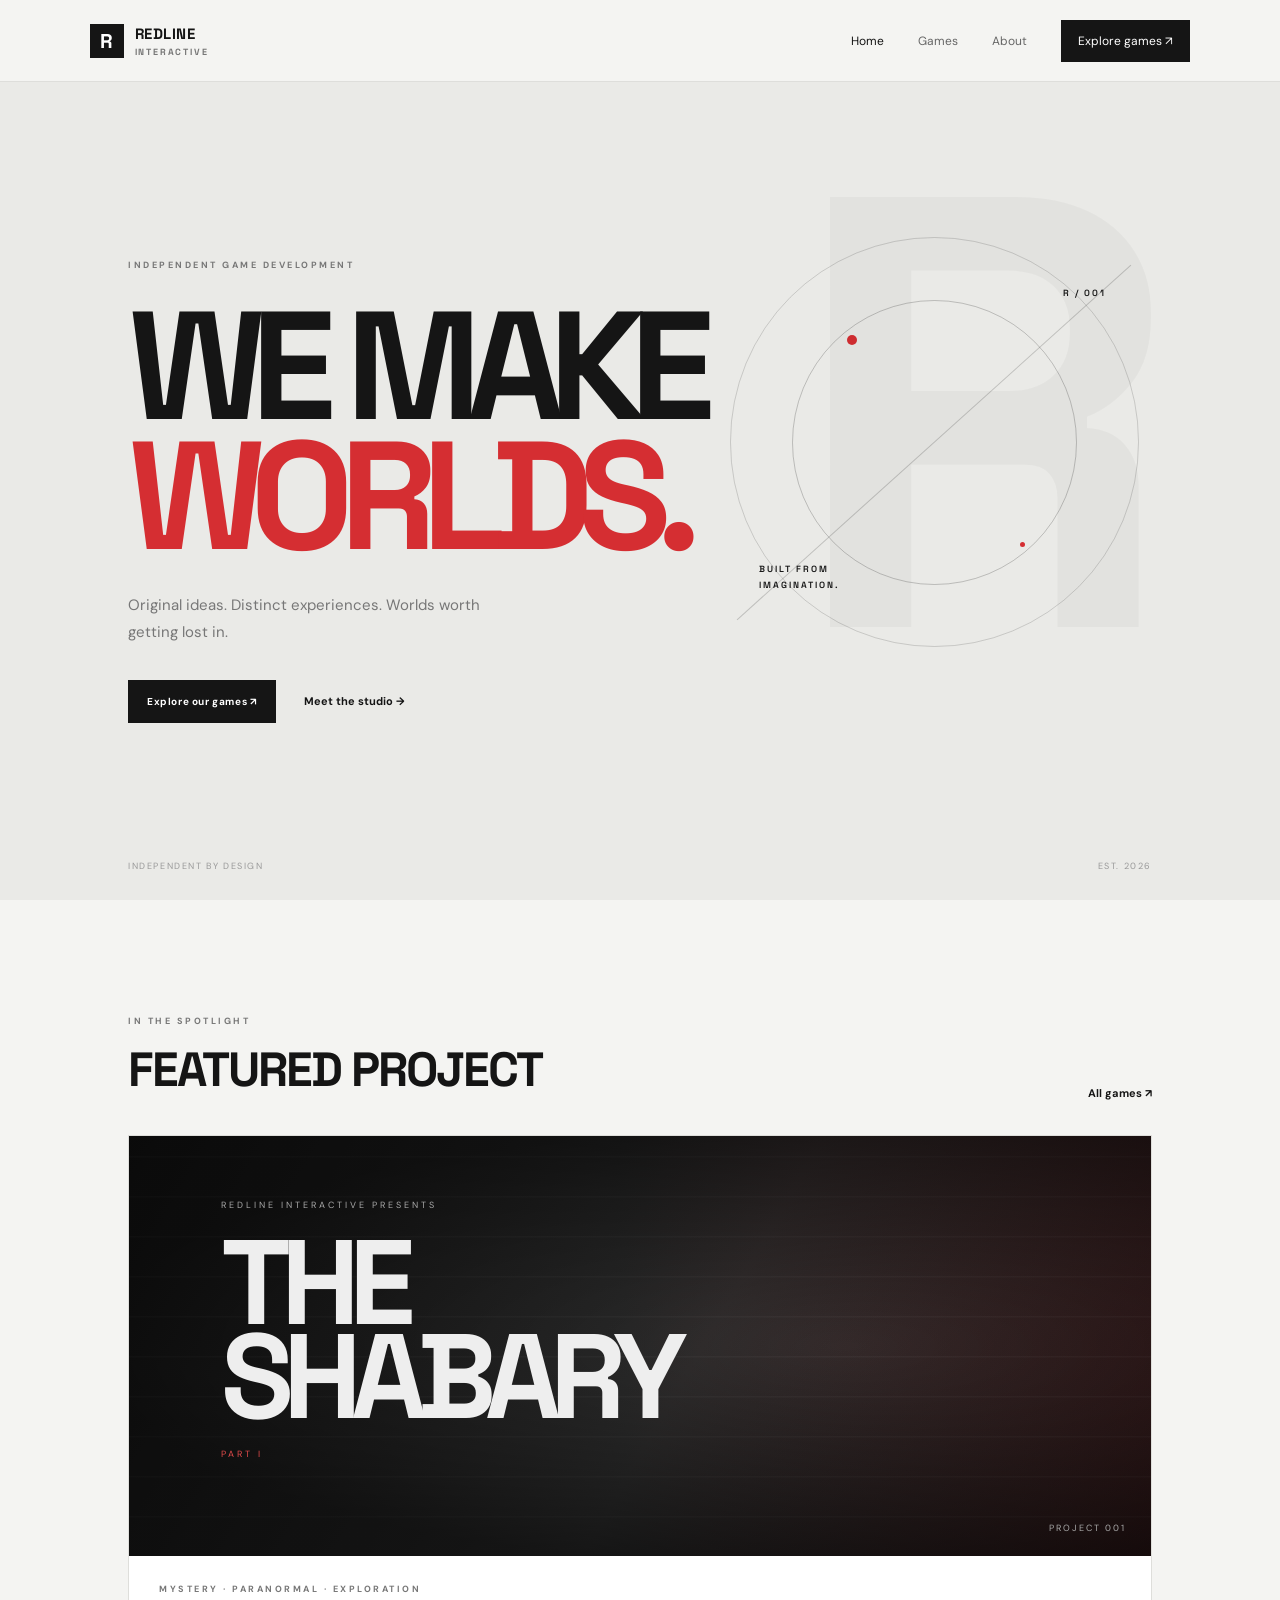
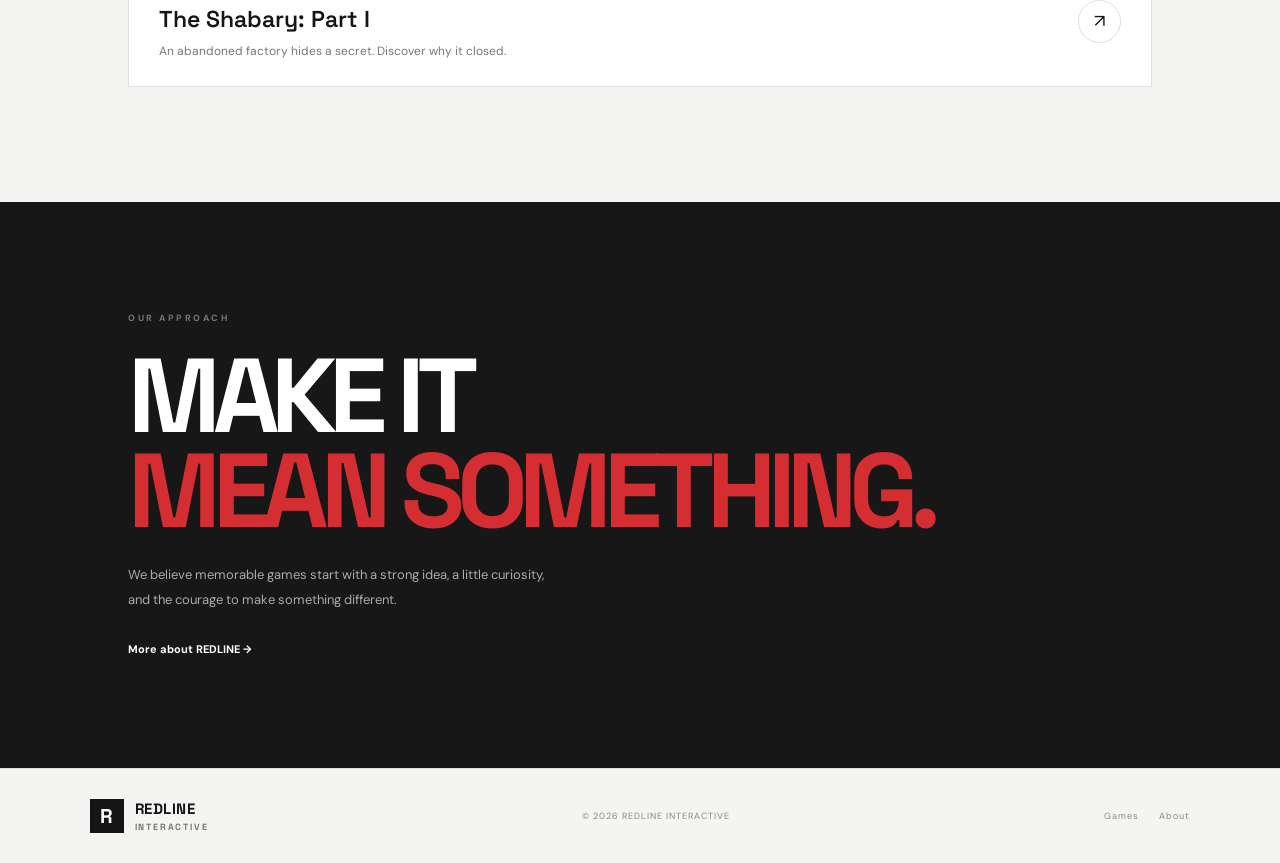
<file: index.html>
<!DOCTYPE html>
<html lang="en">
<head>
    <meta charset="UTF-8">
    <meta name="viewport" content="width=device-width, initial-scale=1.0">
    <title>REDLINE Interactive</title>

    <link rel="preconnect" href="https://fonts.googleapis.com">
    <link href="https://fonts.googleapis.com/css2?family=DM+Sans:wght@400;500;600;700&family=Space+Grotesk:wght@400;500;600;700&display=swap" rel="stylesheet">

    <link rel="stylesheet" href="css/style.css">
    <script src="js/main.js" defer></script>
</head>
<body>

<header class="site-header">
    <a class="brand" href="index.html">
        <span class="brand-mark">R</span>
        <span>REDLINE <b>INTERACTIVE</b></span>
    </a>

    <button class="menu-toggle" aria-label="Open navigation">☰</button>

    <nav class="nav">
        <a class="active" href="index.html">Home</a>
        <a href="games.html">Games</a>
        <a href="about.html">About</a>
        <a class="nav-cta" href="games.html">Explore games ↗</a>
    </nav>
</header>

<main>

    <section class="hero" id="home">
        <div class="hero-copy">
            <p class="eyebrow">INDEPENDENT GAME DEVELOPMENT</p>

            <h1>
                WE MAKE<br>
                <span>WORLDS.</span>
            </h1>

            <p class="hero-description">
                Original ideas. Distinct experiences.
                Worlds worth getting lost in.
            </p>

            <div class="actions">
                <a class="button button-dark" href="games.html">
                    Explore our games ↗
                </a>

                <a class="text-link" href="about.html">
                    Meet the studio →
                </a>
            </div>
        </div>

        <div class="hero-art">
            <div class="art-ring"></div>
            <div class="art-line"></div>
            <span class="art-index">R / 001</span>
            <span class="art-caption">BUILT FROM<br>IMAGINATION.</span>
        </div>

        <div class="hero-foot">
            <span>INDEPENDENT BY DESIGN</span>
            <span>EST. 2026</span>
        </div>
    </section>

    <section class="section featured">
        <div class="section-top">
            <div>
                <p class="eyebrow">IN THE SPOTLIGHT</p>
                <h2>FEATURED PROJECT</h2>
            </div>

            <a class="text-link" href="games.html">All games ↗</a>
        </div>

        <a class="feature-card" href="the-shabary.html">

            <div class="feature-visual">
                <div class="feature-overlay"></div>

                <div class="feature-title">
                    <span>REDLINE INTERACTIVE PRESENTS</span>
                    <strong>THE<br>SHABARY</strong>
                    <small>PART I</small>
                </div>

                <span class="feature-number">PROJECT 001</span>
            </div>

            <div class="feature-meta">
                <div>
                    <p class="eyebrow">MYSTERY · PARANORMAL · EXPLORATION</p>
                    <h3>The Shabary: Part I</h3>
                    <p>An abandoned factory hides a secret. Discover why it closed.</p>
                </div>

                <span class="round-arrow">↗</span>
            </div>

        </a>
    </section>

    <section class="statement">
        <p class="eyebrow">OUR APPROACH</p>

        <h2>
            MAKE IT<br>
            <span>MEAN SOMETHING.</span>
        </h2>

        <p>
            We believe memorable games start with a strong idea,
            a little curiosity, and the courage to make something different.
        </p>

        <a class="text-link" href="about.html">
            More about REDLINE →
        </a>
    </section>

</main>

<footer class="footer">
    <a class="brand" href="index.html">
        <span class="brand-mark">R</span>
        <span>REDLINE <b>INTERACTIVE</b></span>
    </a>

    <span>© 2026 REDLINE INTERACTIVE</span>

    <div>
        <a href="games.html">Games</a>
        <a href="about.html">About</a>
    </div>
</footer>

</body>
</html>
</file>
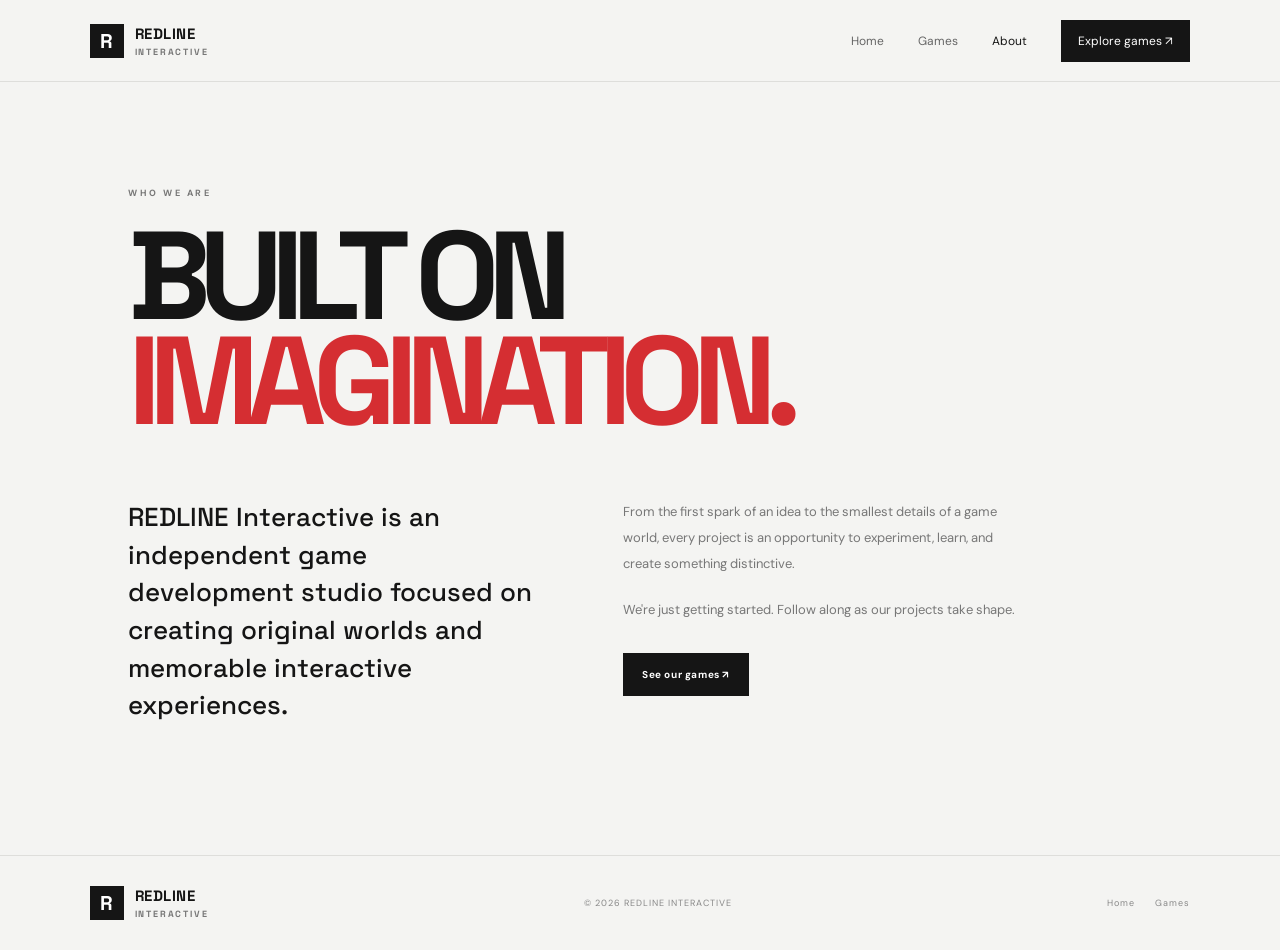
<file: about.html>
<!DOCTYPE html>
<html lang="en">
<head>
    <meta charset="UTF-8">
    <meta name="viewport" content="width=device-width, initial-scale=1.0">
    <title>About — REDLINE Interactive</title>

    <link href="https://fonts.googleapis.com/css2?family=DM+Sans:wght@400;500;600;700&family=Space+Grotesk:wght@400;500;600;700&display=swap" rel="stylesheet">

    <link rel="stylesheet" href="css/style.css">
    <script src="js/main.js" defer></script>
</head>

<body>

<header class="site-header">
    <a class="brand" href="index.html">
        <span class="brand-mark">R</span>
        <span>REDLINE <b>INTERACTIVE</b></span>
    </a>

    <button class="menu-toggle" aria-label="Open navigation">☰</button>

    <nav class="nav">
        <a href="index.html">Home</a>
        <a href="games.html">Games</a>
        <a class="active" href="about.html">About</a>
        <a class="nav-cta" href="games.html">Explore games ↗</a>
    </nav>
</header>

<main class="page-main about-main">

    <p class="eyebrow">WHO WE ARE</p>

    <h1 class="page-title">
        BUILT ON<br>
        <span>IMAGINATION.</span>
    </h1>

    <div class="about-columns">

        <p class="about-lead">
            REDLINE Interactive is an independent game development
            studio focused on creating original worlds and memorable
            interactive experiences.
        </p>

        <div>
            <p>
                From the first spark of an idea to the smallest details
                of a game world, every project is an opportunity to
                experiment, learn, and create something distinctive.
            </p>

            <p>
                We're just getting started.
                Follow along as our projects take shape.
            </p>

            <a class="button button-dark" href="games.html">
                See our games ↗
            </a>
        </div>

    </div>

</main>

<footer class="footer">
    <a class="brand" href="index.html">
        <span class="brand-mark">R</span>
        <span>REDLINE <b>INTERACTIVE</b></span>
    </a>

    <span>© 2026 REDLINE INTERACTIVE</span>

    <div>
        <a href="index.html">Home</a>
        <a href="games.html">Games</a>
    </div>
</footer>

</body>
</html>
</file>
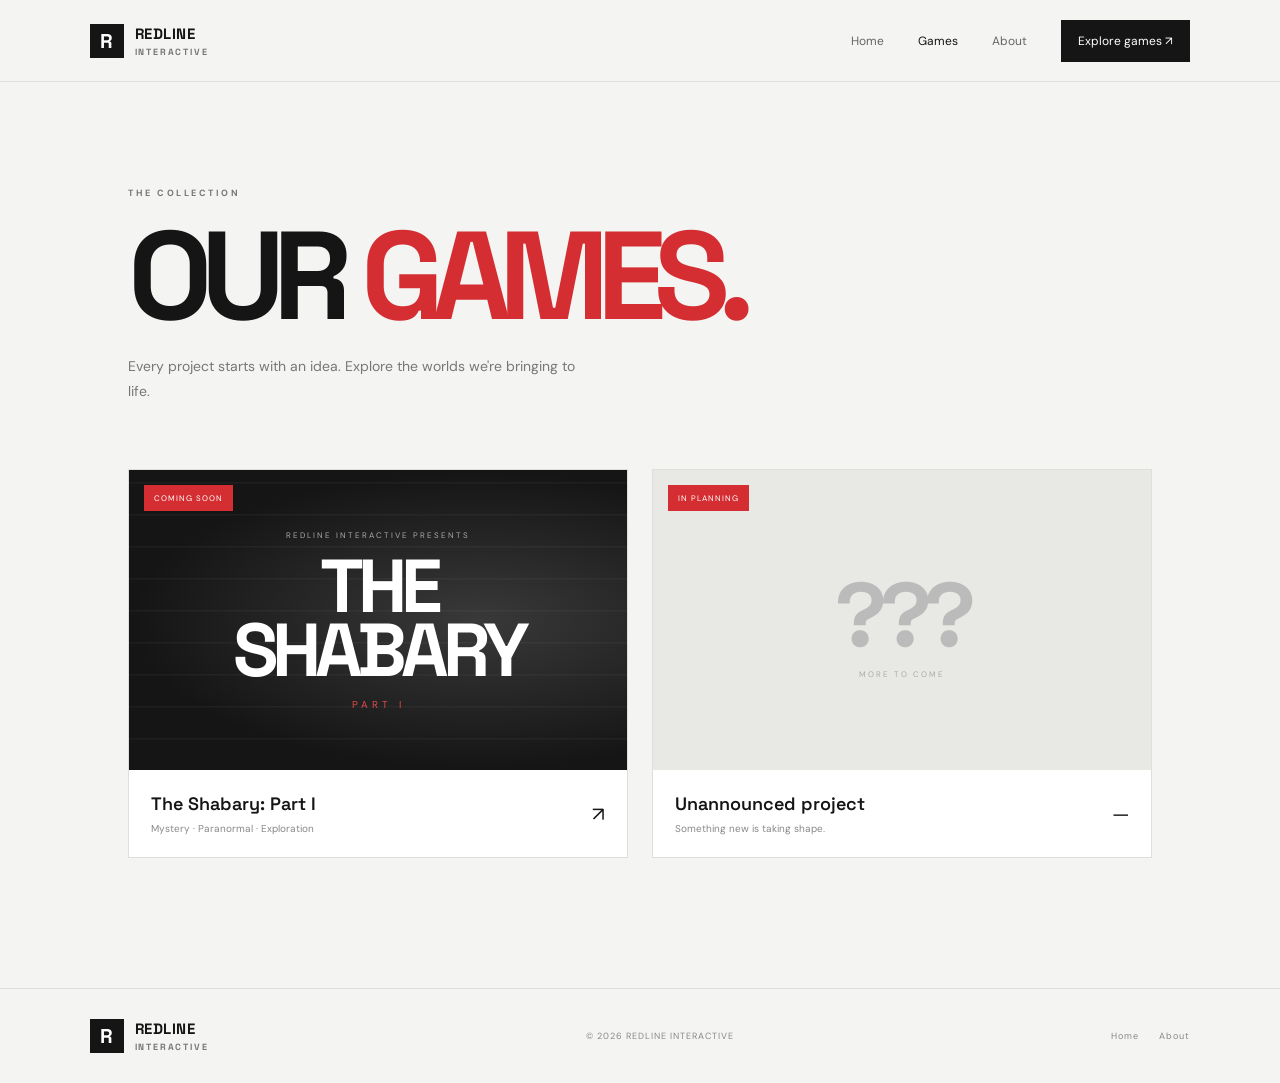
<file: games.html>
<!DOCTYPE html>
<html lang="en">
<head>
    <meta charset="UTF-8">
    <meta name="viewport" content="width=device-width, initial-scale=1.0">
    <title>Games — REDLINE Interactive</title>

    <link href="https://fonts.googleapis.com/css2?family=DM+Sans:wght@400;500;600;700&family=Space+Grotesk:wght@400;500;600;700&display=swap" rel="stylesheet">

    <link rel="stylesheet" href="css/style.css">
    <script src="js/main.js" defer></script>
</head>

<body>

<header class="site-header">
    <a class="brand" href="index.html">
        <span class="brand-mark">R</span>
        <span>REDLINE <b>INTERACTIVE</b></span>
    </a>

    <button class="menu-toggle" aria-label="Open navigation">☰</button>

    <nav class="nav">
        <a href="index.html">Home</a>
        <a class="active" href="games.html">Games</a>
        <a href="about.html">About</a>
        <a class="nav-cta" href="games.html">Explore games ↗</a>
    </nav>
</header>

<main class="page-main">

    <p class="eyebrow">THE COLLECTION</p>

    <h1 class="page-title">
        OUR <span>GAMES.</span>
    </h1>

    <p class="page-intro">
        Every project starts with an idea.
        Explore the worlds we're bringing to life.
    </p>

    <div class="game-grid">

        <a class="game-tile" href="the-shabary.html">

            <div class="tile-art shabary-art">

                <span class="tile-tag">COMING SOON</span>

                <div>
                    <small>REDLINE INTERACTIVE PRESENTS</small>
                    <strong>THE<br>SHABARY</strong>
                    <em>PART I</em>
                </div>

            </div>

            <div class="tile-details">
                <div>
                    <h2>The Shabary: Part I</h2>
                    <p>Mystery · Paranormal · Exploration</p>
                </div>

                <span>↗</span>
            </div>

        </a>

        <div class="game-tile upcoming">

            <div class="tile-art upcoming-art">

                <span class="tile-tag">IN PLANNING</span>

                <div>
                    <strong>???</strong>
                    <small>MORE TO COME</small>
                </div>

            </div>

            <div class="tile-details">
                <div>
                    <h2>Unannounced project</h2>
                    <p>Something new is taking shape.</p>
                </div>

                <span>—</span>
            </div>

        </div>

    </div>

</main>

<footer class="footer">
    <a class="brand" href="index.html">
        <span class="brand-mark">R</span>
        <span>REDLINE <b>INTERACTIVE</b></span>
    </a>

    <span>© 2026 REDLINE INTERACTIVE</span>

    <div>
        <a href="index.html">Home</a>
        <a href="about.html">About</a>
    </div>
</footer>

</body>
</html>
</file>
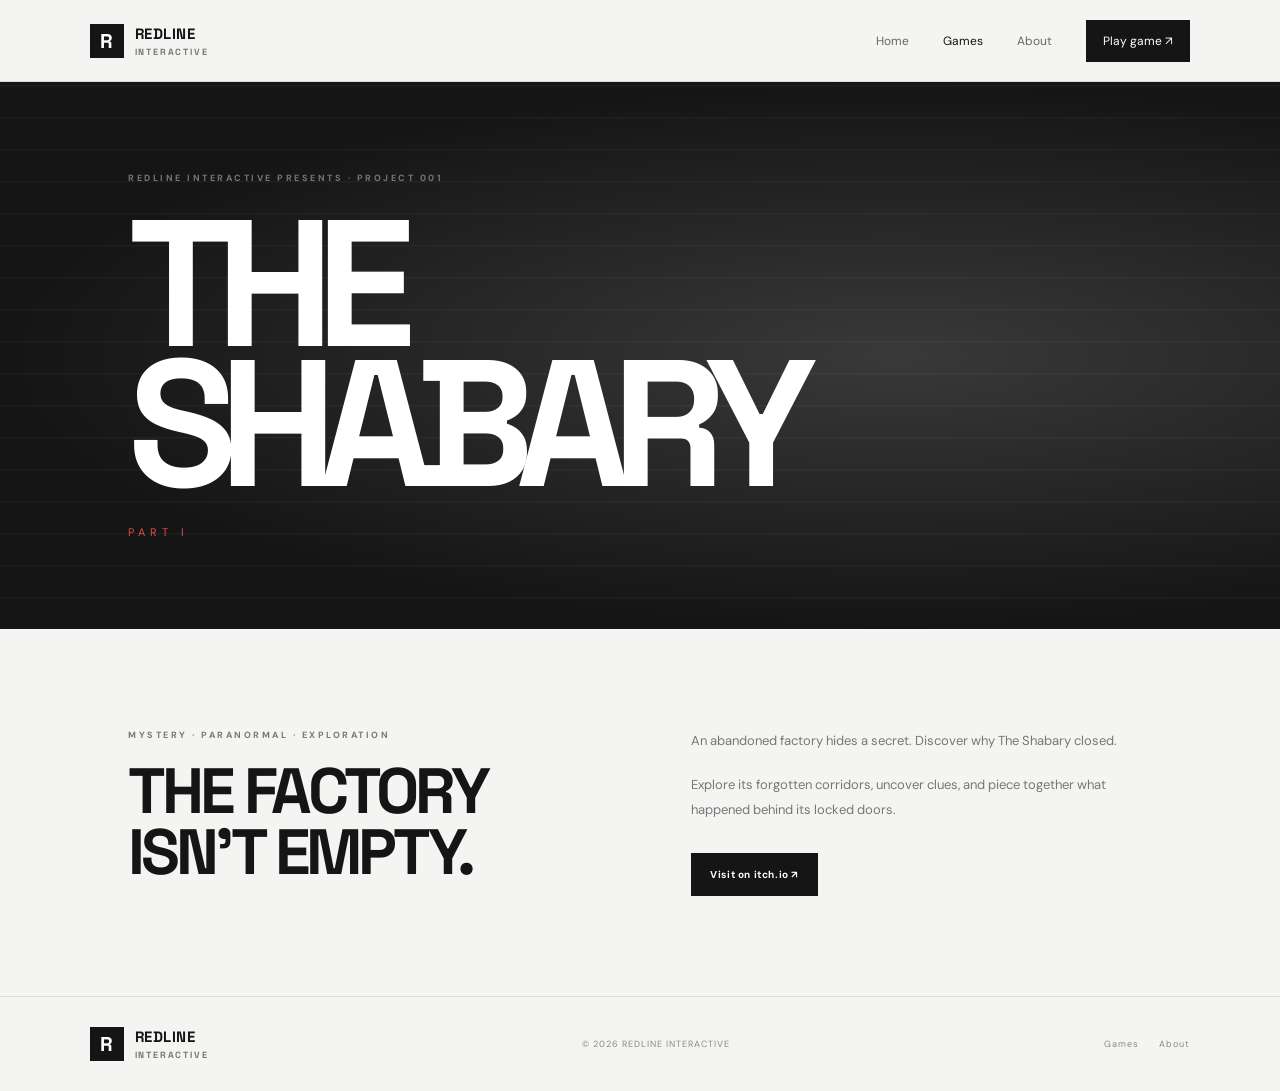
<file: the-shabary.html>
<!DOCTYPE html>
<html lang="en">
<head>
    <meta charset="UTF-8">
    <meta name="viewport" content="width=device-width, initial-scale=1.0">

    <title>The Shabary: Part I — REDLINE Interactive</title>

    <link href="https://fonts.googleapis.com/css2?family=DM+Sans:wght@400;500;600;700&family=Space+Grotesk:wght@400;500;600;700&display=swap" rel="stylesheet">

    <link rel="stylesheet" href="css/style.css">
    <script src="js/main.js" defer></script>
</head>

<body>

<header class="site-header">
    <a class="brand" href="index.html">
        <span class="brand-mark">R</span>
        <span>REDLINE <b>INTERACTIVE</b></span>
    </a>

    <button class="menu-toggle" aria-label="Open navigation">☰</button>

    <nav class="nav">
        <a href="index.html">Home</a>
        <a class="active" href="games.html">Games</a>
        <a href="about.html">About</a>

        <a class="nav-cta"
           href="https://ginodeveveloper.itch.io/the-shabary-part-1"
           target="_blank"
           rel="noopener">
            Play game ↗
        </a>
    </nav>
</header>

<main>

    <section class="game-detail-hero shabary-art">

        <p class="eyebrow">
            REDLINE INTERACTIVE PRESENTS · PROJECT 001
        </p>

        <h1>
            THE<br>
            SHABARY
        </h1>

        <p class="part-label">PART I</p>

    </section>

    <section class="detail-content">

        <div>
            <p class="eyebrow">MYSTERY · PARANORMAL · EXPLORATION</p>

            <h2>
                THE FACTORY<br>
                ISN'T EMPTY.
            </h2>
        </div>

        <div>
            <p>
                An abandoned factory hides a secret.
                Discover why The Shabary closed.
            </p>

            <p>
                Explore its forgotten corridors, uncover clues,
                and piece together what happened behind its locked doors.
            </p>

            <a class="button button-dark"
               href="https://ginodeveveloper.itch.io/the-shabary-part-1"
               target="_blank"
               rel="noopener">
                Visit on itch.io ↗
            </a>
        </div>

    </section>

</main>

<footer class="footer">
    <a class="brand" href="index.html">
        <span class="brand-mark">R</span>
        <span>REDLINE <b>INTERACTIVE</b></span>
    </a>

    <span>© 2026 REDLINE INTERACTIVE</span>

    <div>
        <a href="games.html">Games</a>
        <a href="about.html">About</a>
    </div>
</footer>

</body>
</html>
</file>
<file: css/style.css>
:root {
    --bg: #f4f4f2;
    --ink: #151515;
    --muted: #777;
    --line: #dededb;
    --red: #d52e32;
    --white: #fff;

    --font: 'DM Sans', sans-serif;
    --display: 'Space Grotesk', sans-serif;
}

/* RESET */

* {
    box-sizing: border-box;
    margin: 0;
    padding: 0;
}

html {
    scroll-behavior: smooth;
}

body {
    background: var(--bg);
    color: var(--ink);
    font-family: var(--font);
    -webkit-font-smoothing: antialiased;
}

a {
    color: inherit;
    text-decoration: none;
}

/* NAVIGATION */

.site-header {
    height: 82px;
    padding: 0 7%;
    display: flex;
    align-items: center;
    justify-content: space-between;
    border-bottom: 1px solid var(--line);
    background: rgba(244,244,242,.94);
    position: sticky;
    top: 0;
    z-index: 20;
    backdrop-filter: blur(12px);
}

.brand {
    display: flex;
    align-items: center;
    gap: 11px;
    font-family: var(--display);
    font-size: 15px;
    font-weight: 700;
    letter-spacing: .5px;
}

.brand b {
    font-size: 9px;
    letter-spacing: 1.8px;
    display: block;
    color: #777;
    margin-top: 3px;
}

.brand-mark {
    width: 34px;
    height: 34px;
    background: var(--ink);
    color: white;
    display: grid;
    place-items: center;
    font-family: var(--display);
    font-size: 20px;
    font-weight: 700;
}

.nav {
    display: flex;
    align-items: center;
    gap: 34px;
}

.nav > a {
    font-size: 12px;
    color: #666;
    transition: .2s;
}

.nav > a:hover,
.nav > a.active {
    color: var(--ink);
}

.nav .nav-cta {
    color: white;
    background: var(--ink);
    padding: 13px 17px;
}

.nav-cta:hover {
    background: var(--red);
}

.menu-toggle {
    display: none;
    border: 0;
    background: none;
    font-size: 22px;
}

/* BUTTONS */

.button {
    display: inline-flex;
    align-items: center;
    padding: 15px 19px;
    font-size: 10px;
    font-weight: 700;
    letter-spacing: .6px;
}

.button-dark {
    background: var(--ink);
    color: white;
    transition: .2s;
}

.button-dark:hover {
    background: var(--red);
    transform: translateY(-2px);
}

.text-link {
    font-size: 11px;
    font-weight: 700;
}

.text-link span {
    margin-left: 10px;
    color: var(--red);
}

/* HERO */

.hero {
    min-height: 690px;
    height: calc(100vh - 82px);
    max-height: 900px;
    padding: 9% 10%;
    position: relative;
    display: flex;
    align-items: center;
    overflow: hidden;
    background: #eaeae7;
}

.hero:after {
    content: 'R';
    position: absolute;
    right: 8%;
    top: 3%;
    font: 700 clamp(300px,48vw,690px)/1 var(--display);
    color: rgba(0,0,0,.035);
    pointer-events: none;
}

.hero-copy {
    position: relative;
    z-index: 2;
}

.eyebrow {
    font-size: 9px;
    letter-spacing: 2.5px;
    font-weight: 700;
    color: #777;
}

.eyebrow i {
    display: inline-block;
    width: 7px;
    height: 7px;
    background: var(--red);
    border-radius: 50%;
    margin-right: 8px;
}

.hero h1,
.page-title {
    font: 700 clamp(76px,12vw,155px)/.84 var(--display);
    letter-spacing: -.095em;
    margin: 31px 0;
}

.hero h1 span,
.page-title span,
.statement h2 span {
    color: var(--red);
}

.hero-description {
    font-size: 15px;
    color: #777;
    max-width: 390px;
    line-height: 1.8;
}

.actions {
    display: flex;
    align-items: center;
    gap: 28px;
    margin-top: 34px;
}

.hero-foot {
    position: absolute;
    bottom: 28px;
    left: 10%;
    right: 10%;
    display: flex;
    justify-content: space-between;
    color: #999;
    font-size: 9px;
    letter-spacing: 1.6px;
}

/* HERO GRAPHICS */

.hero-art {
    position: absolute;
    right: 11%;
    top: 19%;
    width: 32vw;
    height: 32vw;
    max-width: 450px;
    max-height: 450px;
    border: 1px solid rgba(20,20,20,.16);
    border-radius: 50%;
    display: grid;
    place-items: center;
}

.art-ring {
    width: 70%;
    height: 70%;
    border: 1px solid rgba(20,20,20,.22);
    border-radius: 50%;
    position: relative;
}

.art-ring:before,
.art-ring:after {
    content: '';
    position: absolute;
    background: var(--red);
    width: 10px;
    height: 10px;
    border-radius: 50%;
    top: 12%;
    left: 19%;
}

.art-ring:after {
    top: auto;
    left: auto;
    bottom: 13%;
    right: 18%;
    width: 5px;
    height: 5px;
}

.art-line {
    position: absolute;
    width: 130%;
    height: 1px;
    background: rgba(20,20,20,.2);
    transform: rotate(-42deg);
}

.art-index,
.art-caption {
    position: absolute;
    font: 600 9px var(--display);
    letter-spacing: 2px;
}

.art-index {
    top: 12%;
    right: 8%;
}

.art-caption {
    bottom: 13%;
    left: 7%;
    line-height: 1.7;
}

/* FEATURED PROJECT */

.section {
    padding: 115px 10%;
}

.section-top {
    display: flex;
    justify-content: space-between;
    align-items: end;
    margin-bottom: 35px;
}

.section-top h2 {
    font: 700 clamp(30px,4vw,48px) var(--display);
    letter-spacing: -2px;
    margin-top: 12px;
}

.feature-card {
    display: block;
    border: 1px solid var(--line);
    background: var(--white);
}

.feature-visual {
    height: 420px;
    position: relative;
    overflow: hidden;
    background: linear-gradient(
        120deg,
        #171717,
        #303030 55%,
        #151515
    );
}

.feature-visual:before {
    content: '';
    position: absolute;
    inset: 0;
    background:
        repeating-linear-gradient(
            0deg,
            transparent 0 38px,
            rgba(255,255,255,.035) 39px 40px
        ),
        linear-gradient(
            90deg,
            transparent 48%,
            rgba(213,46,50,.14) 100%
        );
}

.feature-overlay {
    position: absolute;
    inset: 0;
    background: radial-gradient(
        ellipse at 70% 50%,
        transparent 0,
        rgba(0,0,0,.55) 75%
    );
}

.feature-title {
    position: absolute;
    left: 9%;
    top: 15%;
    color: white;
    display: flex;
    flex-direction: column;
}

.feature-title span,
.feature-title small {
    font-size: 9px;
    letter-spacing: 3px;
    color: #aaa;
}

.feature-title strong {
    font: 700 clamp(65px,10vw,120px)/.78 var(--display);
    letter-spacing: -.09em;
    margin: 25px 0;
    color: #eee;
}

.feature-title small {
    color: #e34b4b;
}

.feature-number {
    position: absolute;
    right: 25px;
    bottom: 22px;
    color: #aaa;
    font-size: 9px;
    letter-spacing: 2px;
}

.feature-meta {
    padding: 27px 30px;
    display: flex;
    justify-content: space-between;
    align-items: center;
}

.feature-meta h3 {
    font: 600 23px var(--display);
    margin: 9px 0;
}

.feature-meta p:last-child {
    font-size: 12px;
    color: #777;
}

.round-arrow {
    width: 43px;
    height: 43px;
    border: 1px solid var(--line);
    border-radius: 50%;
    display: grid;
    place-items: center;
    font-size: 18px;
    transition: .2s;
}

.feature-card:hover .round-arrow {
    background: var(--ink);
    color: white;
}

/* STATEMENT */

.statement {
    background: #171717;
    color: white;
    padding: 110px 10%;
}

.statement h2 {
    font: 700 clamp(55px,9vw,105px)/.9 var(--display);
    letter-spacing: -.08em;
    margin: 25px 0;
}

.statement > p:not(.eyebrow) {
    max-width: 440px;
    color: #aaa;
    font-size: 13px;
    line-height: 1.9;
    margin-bottom: 25px;
}

.statement .text-link {
    color: white;
}

/* FOOTER */

.footer {
    min-height: 95px;
    padding: 25px 7%;
    display: flex;
    align-items: center;
    justify-content: space-between;
    gap: 20px;
    border-top: 1px solid var(--line);
}

.footer > span,
.footer > div {
    font-size: 9px;
    color: #888;
    letter-spacing: 1px;
}

.footer > div {
    display: flex;
    gap: 20px;
}

/* INNER PAGES */

.page-main {
    padding: 105px 10% 130px;
    min-height: 75vh;
}

.page-title {
    font-size: clamp(65px,10vw,125px);
    margin: 25px 0;
}

.page-intro {
    color: #777;
    font-size: 14px;
    max-width: 460px;
    line-height: 1.8;
}

/* GAME GRID */

.game-grid {
    display: grid;
    grid-template-columns: repeat(2,minmax(0,1fr));
    gap: 24px;
    margin-top: 65px;
}

.game-tile {
    display: block;
    background: white;
    border: 1px solid var(--line);
}

.tile-art {
    height: 300px;
    position: relative;
    display: flex;
    align-items: center;
    justify-content: center;
    overflow: hidden;
}

.shabary-art {
    background: radial-gradient(
        ellipse at 70% 50%,
        #393939,
        #151515 70%
    );
    color: white;
}

.shabary-art:before {
    content: '';
    position: absolute;
    inset: 0;
    background: repeating-linear-gradient(
        0deg,
        transparent 0 30px,
        rgba(255,255,255,.04) 31px 32px
    );
}

.tile-art > div {
    position: relative;
    text-align: center;
    display: flex;
    flex-direction: column;
    align-items: center;
}

.tile-art strong {
    font: 700 clamp(40px,6vw,75px)/.85 var(--display);
    letter-spacing: -.08em;
    margin: 15px 0;
}

.tile-art small {
    font-size: 8px;
    letter-spacing: 2px;
    color: #aaa;
}

.tile-art em {
    font-style: normal;
    font-size: 10px;
    letter-spacing: 4px;
    color: #e34b4b;
}

.tile-tag {
    position: absolute;
    top: 15px;
    left: 15px;
    background: var(--red);
    color: white;
    font-size: 8px;
    letter-spacing: 1px;
    padding: 8px 10px;
    z-index: 2;
}

.upcoming-art {
    background: #e8e8e5;
    color: #999;
}

.upcoming-art strong {
    font-size: 90px;
    color: #bbb;
}

.tile-details {
    padding: 22px;
    display: flex;
    justify-content: space-between;
    align-items: center;
}

.tile-details h2 {
    font: 600 18px var(--display);
    margin-bottom: 7px;
}

.tile-details p {
    font-size: 10px;
    color: #888;
}

.tile-details > span {
    font-size: 20px;
}

/* ABOUT */

.about-main {
    min-height: 75vh;
}

.about-columns {
    display: grid;
    grid-template-columns: 1fr 1fr;
    gap: 10%;
    margin-top: 65px;
    max-width: 900px;
}

.about-lead {
    font: 500 26px/1.45 var(--display);
}

.about-columns > div p {
    font-size: 13px;
    line-height: 2;
    color: #777;
    margin-bottom: 20px;
}

.about-columns .button {
    margin-top: 10px;
}

/* SHABARY DETAIL */

.game-detail-hero {
    min-height: 490px;
    padding: 90px 10%;
    display: flex;
    flex-direction: column;
    justify-content: center;
    align-items: flex-start;
    position: relative;
    overflow: hidden;
}

.game-detail-hero h1 {
    font: 700 clamp(85px,15vw,180px)/.78 var(--display);
    letter-spacing: -.1em;
    margin: 30px 0;
}

.part-label {
    font-size: 11px;
    letter-spacing: 5px;
    color: #e34b4b;
}

.detail-content {
    padding: 100px 10%;
    display: grid;
    grid-template-columns: 1fr 1fr;
    gap: 10%;
}

.detail-content h2 {
    font: 700 clamp(38px,5vw,65px)/.95 var(--display);
    letter-spacing: -.06em;
    margin-top: 20px;
}

.detail-content > div:last-child p {
    font-size: 13px;
    color: #777;
    line-height: 1.9;
    margin-bottom: 20px;
}

.detail-content .button {
    margin-top: 10px;
}

/* RESPONSIVE DESIGN */

@media(max-width: 760px) {

    .site-header {
        height: 70px;
        padding: 0 5%;
    }

    .menu-toggle {
        display: block;
        color: var(--ink);
    }

    .nav {
        display: none;
        position: absolute;
        top: 69px;
        left: 0;
        right: 0;
        padding: 22px 5%;
        background: var(--bg);
        border-bottom: 1px solid var(--line);
        flex-direction: column;
        align-items: flex-start;
        gap: 22px;
    }

    .nav.open {
        display: flex;
    }

    .hero {
        min-height: 650px;
        padding: 12% 7%;
    }

    .hero h1 {
        font-size: clamp(68px,15vw,110px);
    }

    .hero-art {
        right: -16%;
        top: 23%;
        width: 65vw;
        height: 65vw;
        opacity: .55;
    }

    .hero-foot {
        left: 7%;
        right: 7%;
    }

    .section,
    .statement {
        padding: 80px 7%;
    }

    .feature-visual {
        height: 300px;
    }

    .feature-title {
        left: 7%;
    }

    .feature-title strong {
        font-size: 75px;
    }

    .page-main {
        padding: 80px 7%;
    }

    .game-grid {
        grid-template-columns: 1fr;
    }

    .about-columns,
    .detail-content {
        grid-template-columns: 1fr;
        gap: 35px;
    }

    .game-detail-hero {
        min-height: 390px;
        padding: 70px 7%;
    }

    .footer {
        padding: 25px 7%;
        flex-wrap: wrap;
    }

    .footer > span {
        order: 3;
        width: 100%;
    }
}

@media(max-width: 420px) {

    .brand {
        font-size: 13px;
    }

    .actions {
        align-items: flex-start;
        flex-direction: column;
        gap: 20px;
    }

    .section-top {
        align-items: flex-start;
        gap: 15px;
        flex-direction: column;
    }

    .feature-meta {
        padding: 20px;
    }

    .feature-meta h3 {
        font-size: 19px;
    }

    .feature-title strong {
        font-size: 60px;
    }

    .game-detail-hero h1 {
        font-size: 75px;
    }
}
</file>
